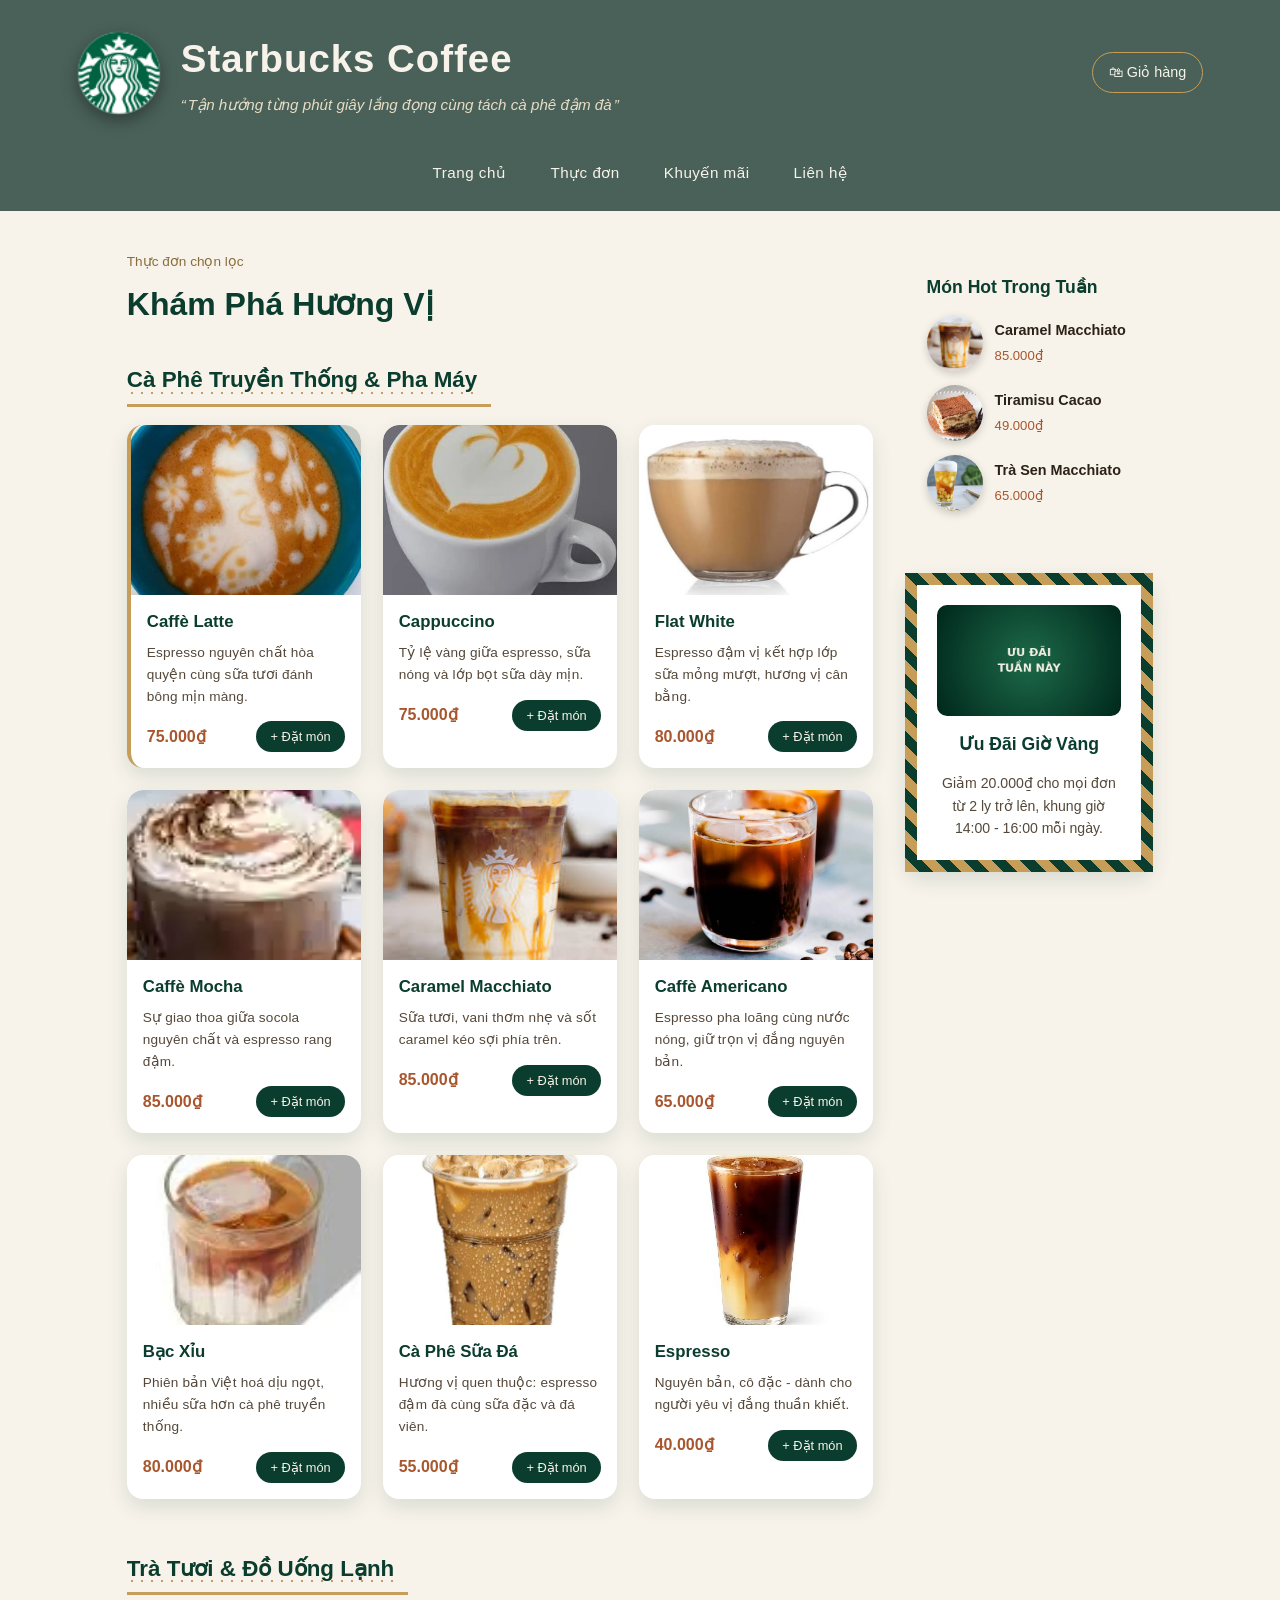
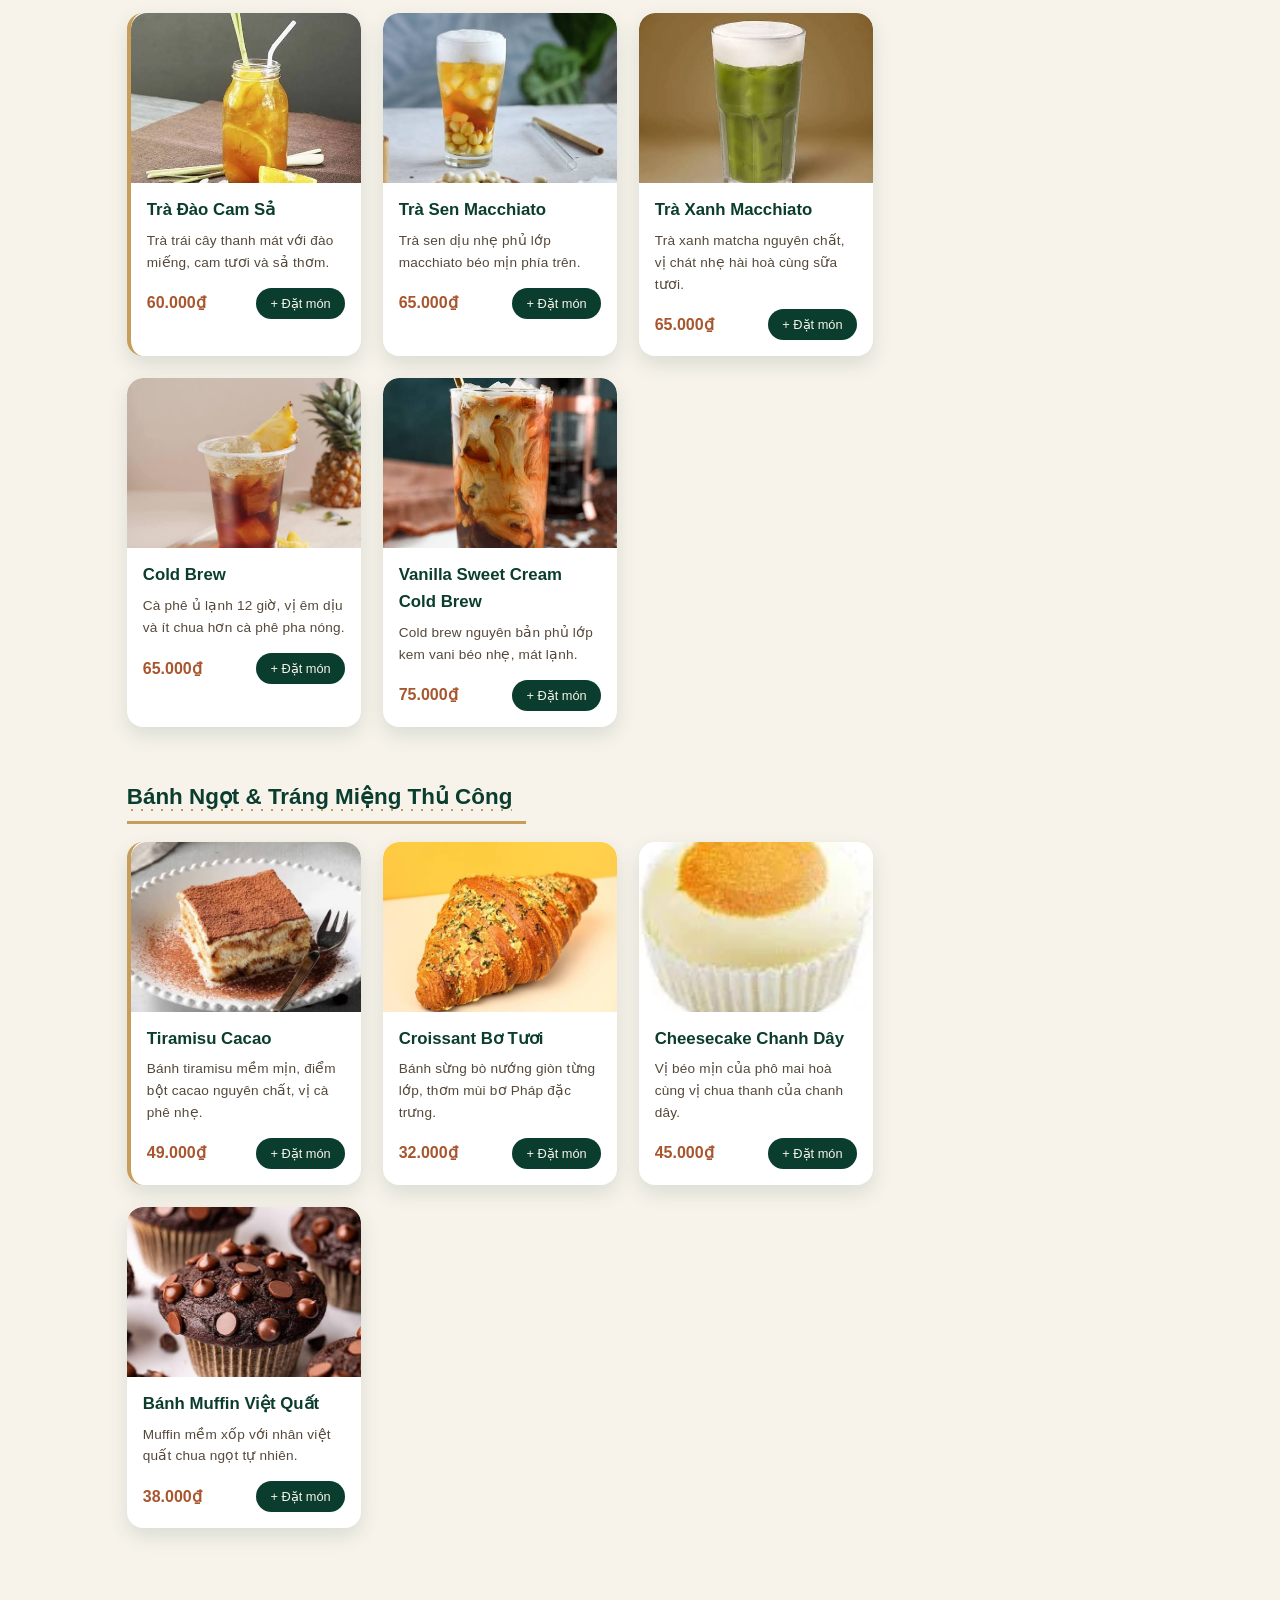
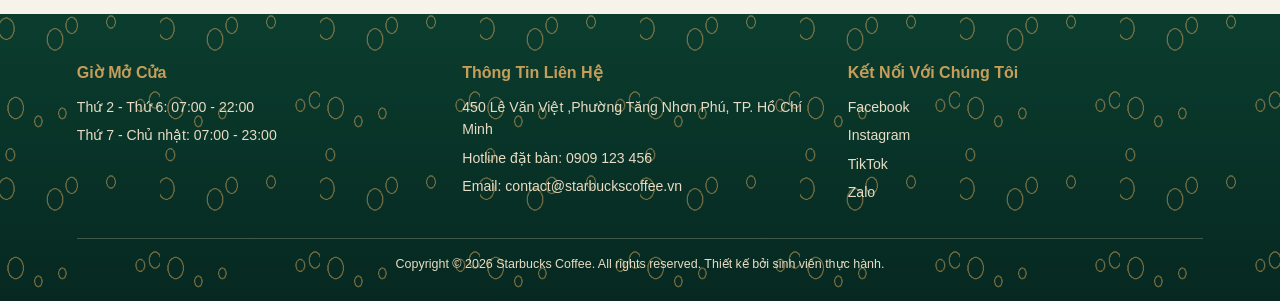
<file: C1_6651071064/html/index.html>
<!DOCTYPE html>
<html lang="vi">
<head>
  <meta charset="UTF-8">
  <meta name="viewport" content="width=device-width, initial-scale=1.0">
  <meta name="description" content="Starbucks Coffee Vietnam - Thực đơn cà phê, trà và bánh ngọt. Đặt món trực tuyến các thức uống espresso, cold brew, trà trái cây và bánh tươi mỗi ngày.">
  <title>Starbucks Coffee - Thực Đơn</title>
  <link rel="stylesheet" href="../css/style.css">
</head>
<body>

  <header class="site-header">
    <div class="header-top">
      <div class="brand">
        <span class="brand-badge">
          <img src="../images/logo.png" alt="Logo Starbucks Coffee">
        </span>
        <div class="brand-name">
          <h1>Starbucks Coffee</h1>
          <p class="slogan">Tận hưởng từng phút giây lắng đọng cùng tách cà phê đậm đà</p>
        </div>
      </div>
      <a href="#gio-hang" class="cart-link">🛍 Giỏ hàng</a>
    </div>

    <nav class="main-nav">
      <ul>
        <li><a href="#trang-chu">Trang chủ</a></li>
        <li><a href="#thuc-don">Thực đơn</a></li>
        <li><a href="#khuyen-mai">Khuyến mãi</a></li>
        <li><a href="#lien-he">Liên hệ</a></li>
      </ul>
    </nav>
  </header>

  <div class="page-layout" id="thuc-don">
    <main class="content">

      <div class="content-intro">
        <p class="eyebrow-line">Thực đơn chọn lọc</p>
        <h2 class="page-title">Khám Phá Hương Vị</h2>
      </div>

      <section class="menu-section" id="ca-phe">
        <h2>Cà Phê Truyền Thống &amp; Pha Máy</h2>
        <div class="card-grid">

          <article class="dish-card">
            <img src="../images/latte.jpg" alt="Caffè Latte">
            <h3>Caffè Latte</h3>
            <p>Espresso nguyên chất hòa quyện cùng sữa tươi đánh bông mịn màng.</p>
            <div class="card-footer">
              <span class="price">75.000₫</span>
              <button type="button">+ Đặt món</button>
            </div>
          </article>

          <article class="dish-card">
            <img src="../images/cappuccino.jpg" alt="Cappuccino">
            <h3>Cappuccino</h3>
            <p>Tỷ lệ vàng giữa espresso, sữa nóng và lớp bọt sữa dày mịn.</p>
            <div class="card-footer">
              <span class="price">75.000₫</span>
              <button type="button">+ Đặt món</button>
            </div>
          </article>

          <article class="dish-card">
            <img src="../images/flat_white.jpg" alt="Flat White">
            <h3>Flat White</h3>
            <p>Espresso đậm vị kết hợp lớp sữa mỏng mượt, hương vị cân bằng.</p>
            <div class="card-footer">
              <span class="price">80.000₫</span>
              <button type="button">+ Đặt món</button>
            </div>
          </article>

          <article class="dish-card">
            <img src="../images/mocha.jpg" alt="Caffè Mocha">
            <h3>Caffè Mocha</h3>
            <p>Sự giao thoa giữa socola nguyên chất và espresso rang đậm.</p>
            <div class="card-footer">
              <span class="price">85.000₫</span>
              <button type="button">+ Đặt món</button>
            </div>
          </article>

          <article class="dish-card">
            <img src="../images/caramel_macchiato.jpg" alt="Caramel Macchiato">
            <h3>Caramel Macchiato</h3>
            <p>Sữa tươi, vani thơm nhẹ và sốt caramel kéo sợi phía trên.</p>
            <div class="card-footer">
              <span class="price">85.000₫</span>
              <button type="button">+ Đặt món</button>
            </div>
          </article>

          <article class="dish-card">
            <img src="../images/americano.jpg" alt="Caffè Americano">
            <h3>Caffè Americano</h3>
            <p>Espresso pha loãng cùng nước nóng, giữ trọn vị đắng nguyên bản.</p>
            <div class="card-footer">
              <span class="price">65.000₫</span>
              <button type="button">+ Đặt món</button>
            </div>
          </article>

          <article class="dish-card">
            <img src="../images/bac_xiu.jpg" alt="Bạc Xỉu">
            <h3>Bạc Xỉu</h3>
            <p>Phiên bản Việt hoá dịu ngọt, nhiều sữa hơn cà phê truyền thống.</p>
            <div class="card-footer">
              <span class="price">80.000₫</span>
              <button type="button">+ Đặt món</button>
            </div>
          </article>

          <article class="dish-card">
            <img src="../images/ca_phe_sua_da.jpg" alt="Cà Phê Sữa Đá">
            <h3>Cà Phê Sữa Đá</h3>
            <p>Hương vị quen thuộc: espresso đậm đà cùng sữa đặc và đá viên.</p>
            <div class="card-footer">
              <span class="price">55.000₫</span>
              <button type="button">+ Đặt món</button>
            </div>
          </article>

          <article class="dish-card">
            <img src="../images/espresso.jpg" alt="Espresso">
            <h3>Espresso</h3>
            <p>Nguyên bản, cô đặc - dành cho người yêu vị đắng thuần khiết.</p>
            <div class="card-footer">
              <span class="price">40.000₫</span>
              <button type="button">+ Đặt món</button>
            </div>
          </article>

        </div>
      </section>

      <section class="menu-section" id="do-uong-lanh">
        <h2>Trà Tươi &amp; Đồ Uống Lạnh</h2>
        <div class="card-grid">

          <article class="dish-card">
            <img src="../images/tra_dao.jpg" alt="Trà Đào Cam Sả">
            <h3>Trà Đào Cam Sả</h3>
            <p>Trà trái cây thanh mát với đào miếng, cam tươi và sả thơm.</p>
            <div class="card-footer">
              <span class="price">60.000₫</span>
              <button type="button">+ Đặt món</button>
            </div>
          </article>

          <article class="dish-card">
            <img src="../images/tra_sen.jpg" alt="Trà Sen Macchiato">
            <h3>Trà Sen Macchiato</h3>
            <p>Trà sen dịu nhẹ phủ lớp macchiato béo mịn phía trên.</p>
            <div class="card-footer">
              <span class="price">65.000₫</span>
              <button type="button">+ Đặt món</button>
            </div>
          </article>

          <article class="dish-card">
            <img src="../images/tra_xanh.jpg" alt="Trà Xanh Macchiato">
            <h3>Trà Xanh Macchiato</h3>
            <p>Trà xanh matcha nguyên chất, vị chát nhẹ hài hoà cùng sữa tươi.</p>
            <div class="card-footer">
              <span class="price">65.000₫</span>
              <button type="button">+ Đặt món</button>
            </div>
          </article>

          <article class="dish-card">
            <img src="../images/cold_brew.jpg" alt="Cold Brew">
            <h3>Cold Brew</h3>
            <p>Cà phê ủ lạnh 12 giờ, vị êm dịu và ít chua hơn cà phê pha nóng.</p>
            <div class="card-footer">
              <span class="price">65.000₫</span>
              <button type="button">+ Đặt món</button>
            </div>
          </article>

          <article class="dish-card">
            <img src="../images/vanilla_coldbrew.jpg" alt="Vanilla Sweet Cream Cold Brew">
            <h3>Vanilla Sweet Cream Cold Brew</h3>
            <p>Cold brew nguyên bản phủ lớp kem vani béo nhẹ, mát lạnh.</p>
            <div class="card-footer">
              <span class="price">75.000₫</span>
              <button type="button">+ Đặt món</button>
            </div>
          </article>

        </div>
      </section>

      <section class="menu-section" id="banh-ngot">
        <h2>Bánh Ngọt &amp; Tráng Miệng Thủ Công</h2>
        <div class="card-grid">

          <article class="dish-card">
            <img src="../images/tiramisu.jpg" alt="Tiramisu Cacao">
            <h3>Tiramisu Cacao</h3>
            <p>Bánh tiramisu mềm mịn, điểm bột cacao nguyên chất, vị cà phê nhẹ.</p>
            <div class="card-footer">
              <span class="price">49.000₫</span>
              <button type="button">+ Đặt món</button>
            </div>
          </article>

          <article class="dish-card">
            <img src="../images/croissant.jpg" alt="Croissant Bơ Tươi">
            <h3>Croissant Bơ Tươi</h3>
            <p>Bánh sừng bò nướng giòn từng lớp, thơm mùi bơ Pháp đặc trưng.</p>
            <div class="card-footer">
              <span class="price">32.000₫</span>
              <button type="button">+ Đặt món</button>
            </div>
          </article>

          <article class="dish-card">
            <img src="../images/cheesecake.jpg" alt="Cheesecake Chanh Dây">
            <h3>Cheesecake Chanh Dây</h3>
            <p>Vị béo mịn của phô mai hoà cùng vị chua thanh của chanh dây.</p>
            <div class="card-footer">
              <span class="price">45.000₫</span>
              <button type="button">+ Đặt món</button>
            </div>
          </article>

          <article class="dish-card">
            <img src="../images/muffin.jpg" alt="Bánh Muffin Việt Quất">
            <h3>Bánh Muffin Việt Quất</h3>
            <p>Muffin mềm xốp với nhân việt quất chua ngọt tự nhiên.</p>
            <div class="card-footer">
              <span class="price">38.000₫</span>
              <button type="button">+ Đặt món</button>
            </div>
          </article>

        </div>
      </section>

    </main>

    <aside class="sidebar">
      <div class="sidebar-block">
        <h2>Món Hot Trong Tuần</h2>
        <ul class="favorite-list">
          <li>
            <img src="../images/caramel_macchiato.jpg" alt="Caramel Macchiato">
            <div>
              <p class="fav-name">Caramel Macchiato</p>
              <span class="fav-price">85.000₫</span>
            </div>
          </li>
          <li>
            <img src="../images/tiramisu.jpg" alt="Tiramisu Cacao">
            <div>
              <p class="fav-name">Tiramisu Cacao</p>
              <span class="fav-price">49.000₫</span>
            </div>
          </li>
          <li>
            <img src="../images/tra_sen.jpg" alt="Trà Sen Macchiato">
            <div>
              <p class="fav-name">Trà Sen Macchiato</p>
              <span class="fav-price">65.000₫</span>
            </div>
          </li>
        </ul>
      </div>

      <div class="sidebar-block promo-block" id="khuyen-mai">
        <img src="../images/promo.jpg" alt="Ưu đãi tuần này" class="promo-img">
        <h3>Ưu Đãi Giờ Vàng</h3>
        <p>Giảm 20.000₫ cho mọi đơn từ 2 ly trở lên, khung giờ 14:00 - 16:00 mỗi ngày.</p>
      </div>
    </aside>
  </div>

  <footer class="site-footer" id="lien-he">
    <div class="footer-grid">
      <div class="footer-col">
        <h3>Giờ Mở Cửa</h3>
        <p>Thứ 2 - Thứ 6: 07:00 - 22:00</p>
        <p>Thứ 7 - Chủ nhật: 07:00 - 23:00</p>
      </div>
      <div class="footer-col">
        <h3>Thông Tin Liên Hệ</h3>
        <p><a href="https://maps.app.goo.gl/7f1Wj6bwjQHjm9EP9">450 Lê Văn Việt ,Phường Tăng Nhơn Phú, TP. Hồ Chí Minh</a></p>
        <p>Hotline đặt bàn: <a href="tel:+84909123456">0909 123 456</a></p>
        <p>Email: <a href="mailto:contact@starbuckscoffee.vn">contact@starbuckscoffee.vn</a></p>
      </div>
      <div class="footer-col">
        <h3>Kết Nối Với Chúng Tôi</h3>
        <ul class="social-list">
          <li><a href="https://facebook.com/choquyngu" target="_blank" rel="noopener">Facebook</a></li>
          <li><a href="https://instagram.com/choquyngu" target="_blank" rel="noopener">Instagram</a></li>
          <li><a href="https://tiktok.com/@choquyngu" target="_blank" rel="noopener">TikTok</a></li>
          <li><a href="https://zalo.me/choquyngu" target="_blank" rel="noopener">Zalo</a></li>
        </ul>
      </div>
    </div>
    <p class="copyright">Copyright © 2026 Starbucks Coffee. All rights reserved. Thiết kế bởi sinh viên thực hành.</p>
  </footer>

</body>
</html>
</file>
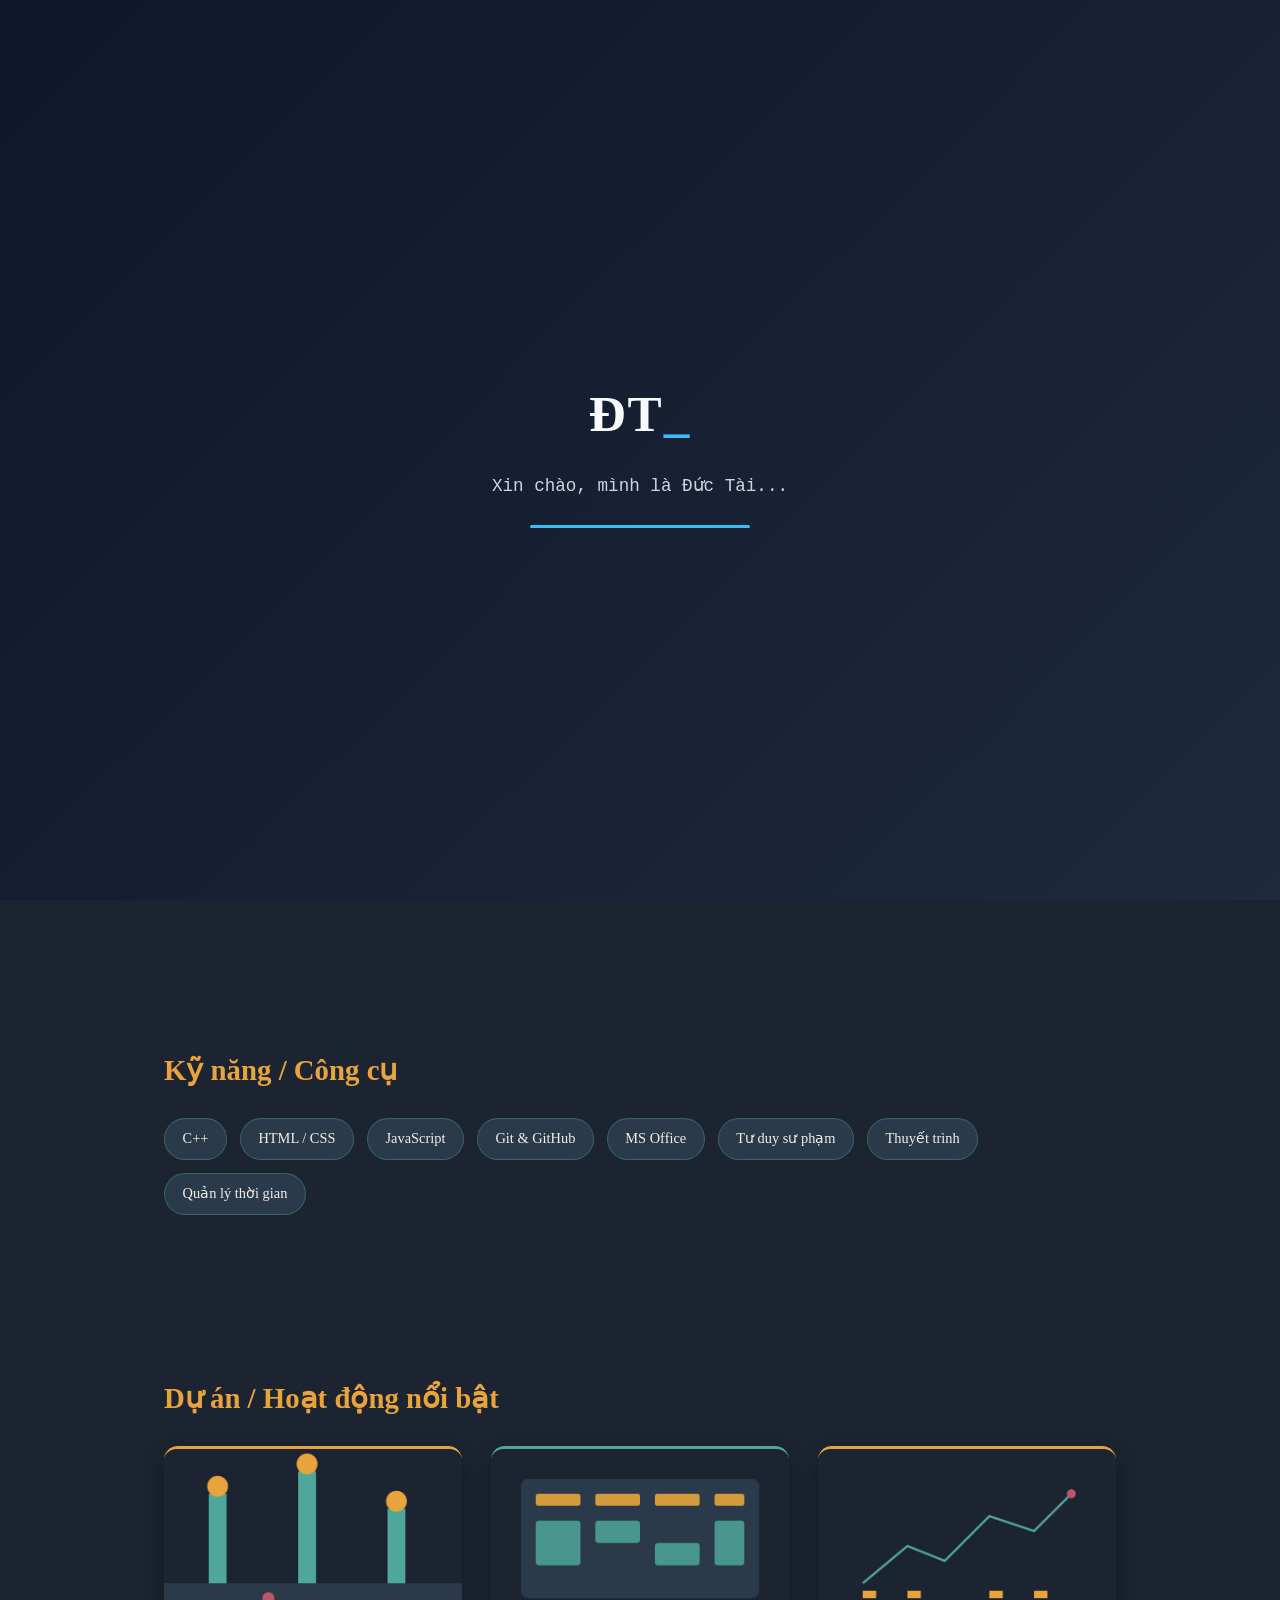
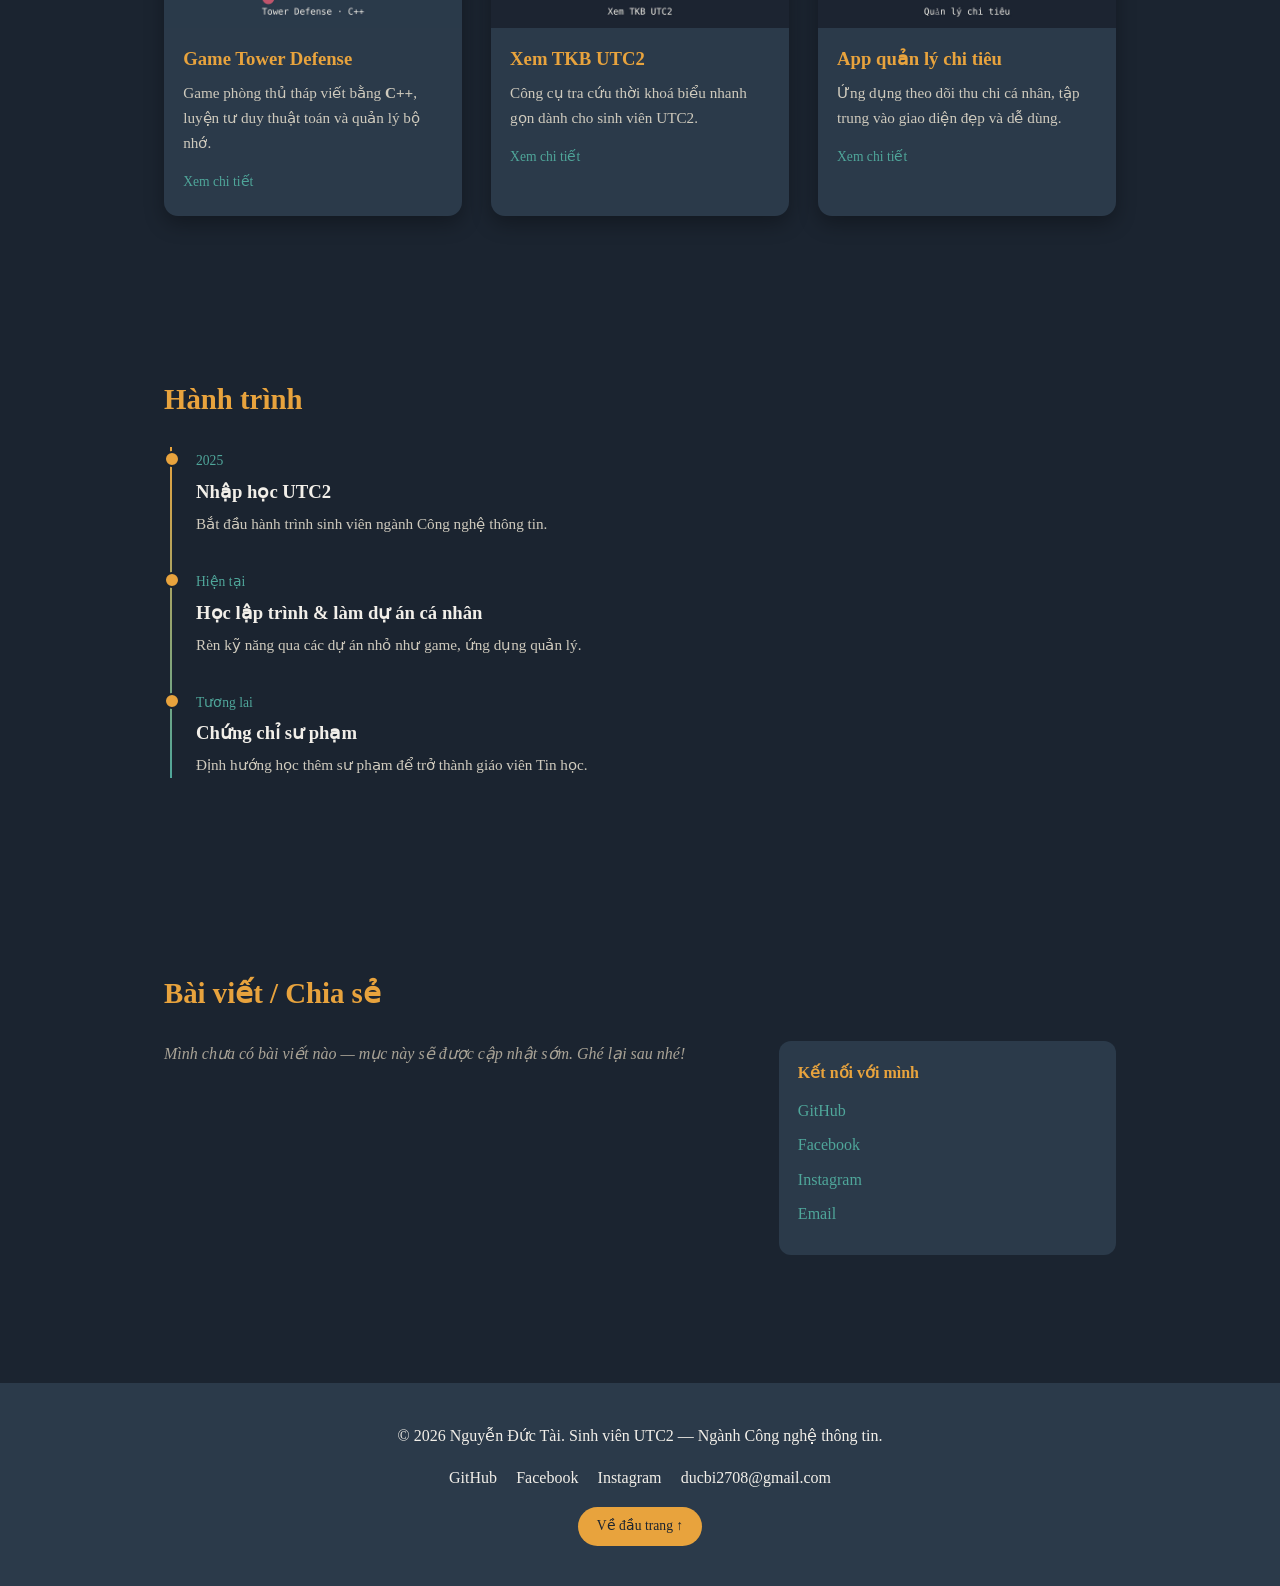
<file: C2_6651071064/html/index.html>
<!DOCTYPE html>
<html lang="vi">
<head>
  <meta charset="UTF-8">
  <meta name="viewport" content="width=device-width, initial-scale=1.0">
  <meta name="description" content="Blog cá nhân của Nguyễn Đức Tài - Sinh viên IT tại UTC2, định hướng trở thành giáo viên Tin học.">
  <title>Nguyễn Đức Tài — Blog cá nhân</title>
  <link rel="stylesheet" href="../css/style.css">
  <style>
    /* ===== INTRO SCREEN (tự chứa, không đụng style.css) ===== */
    #intro {
      position: fixed;
      inset: 0;
      z-index: 9999;
      display: flex;
      align-items: center;
      justify-content: center;
      background: linear-gradient(135deg, #0f172a, #1e293b);
      color: #f8fafc;
      transition: opacity 0.6s ease, visibility 0.6s ease;
    }
    #intro.intro-hidden {
      opacity: 0;
      visibility: hidden;
      pointer-events: none;
    }
    .intro-inner {
      text-align: center;
      padding: 0 1.5rem;
    }
    .intro-logo {
      font-size: clamp(2rem, 6vw, 3.2rem);
      font-weight: 700;
      letter-spacing: 2px;
      margin: 0 0 1rem;
    }
    .intro-logo .intro-cursor {
      display: inline-block;
      color: #38bdf8;
      animation: intro-blink 1s step-end infinite;
    }
    @keyframes intro-blink { 50% { opacity: 0; } }
    .intro-text {
      font-family: 'Courier New', monospace;
      font-size: clamp(0.9rem, 2.5vw, 1.1rem);
      min-height: 1.4em;
      color: #cbd5e1;
      margin: 0 0 1.5rem;
    }
    .intro-bar {
      width: 220px;
      max-width: 60vw;
      height: 3px;
      margin: 0 auto;
      background: rgba(255, 255, 255, 0.15);
      border-radius: 2px;
      overflow: hidden;
    }
    .intro-bar-fill {
      width: 0%;
      height: 100%;
      background: #38bdf8;
      transition: width 1.8s ease;
    }
    body.intro-lock {
      overflow: hidden;
      height: 100vh;
    }
  </style>
</head>
<body>

  <!-- ===== INTRO SCREEN: hiện khi mới vào trang ===== -->
  <div id="intro" aria-hidden="true">
    <div class="intro-inner">
      <p class="intro-logo">ĐT<span class="intro-cursor">_</span></p>
      <p class="intro-text" id="introText"></p>
      <div class="intro-bar"><div class="intro-bar-fill" id="introBarFill"></div></div>
    </div>
  </div>

  <!-- ===== HEADER: thanh điều hướng sticky ===== -->
  <header class="site-header">
    <div class="header-inner">
      <a href="#hero" class="logo">ĐT<span class="cursor">_</span></a>
      <nav class="main-nav">
        <a href="#hero">Trang chủ</a>
        <a href="#gioi-thieu">Giới thiệu</a>
        <a href="#du-an">Dự án</a>
        <a href="#bai-viet">Bài viết</a>
        <a href="#lien-he">Liên hệ</a>
      </nav>
    </div>
  </header>

  <main>
    <!-- ===== HERO SECTION ===== -->
    <section id="hero" class="hero">
      <div class="hero-text">
        <h1 class="hero-greeting">
          <span class="greet-cycle" aria-label="Xin chào">
            <span>Xin chào</span><span>Hello</span><span>Bonjour</span><span>こんにちは</span>
          </span>
          <br>Mình là Nguyễn Đức Tài
        </h1>
        <p class="hero-intro">
          Mình là sinh viên ngành <strong>Công nghệ thông tin</strong> tại UTC2, đang từng bước xây nền
          tảng lập trình vững chắc để sau này trở thành một <em>giáo viên Tin học</em>. Ngoài giờ học,
          mình thích những chuyến đi vòng vòng khám phá phố phường, hoặc đơn giản là ở nhà làm dự án nhỏ.
        </p>
        <div class="hero-cta">
          <a href="#gioi-thieu" class="btn btn-primary">Xem hồ sơ</a>
          <a href="#lien-he" class="btn btn-outline">Liên hệ tôi</a>
        </div>
      </div>
      <div class="hero-avatar">
        <img src="../images/avatar.jpg" alt="Ảnh đại diện Nguyễn Đức Tài" width="280" height="280">
      </div>
    </section>

    <!-- ===== GIỚI THIỆU BẢN THÂN ===== -->
    <section id="gioi-thieu" class="section about">
      <h2>Giới thiệu bản thân</h2>
      <div class="about-flow">
        <div class="about-text">
          <p>
            Mình là <strong>Nguyễn Đức Tài</strong>, MSSV <span class="highlight">6651071064</span>,
            hiện đang theo học ngành <strong>Công nghệ thông tin</strong> tại
            <em>Trường Đại học Giao thông vận tải – Cơ sở 2 (UTC2)</em>. Mình thích tìm hiểu
            cách mọi thứ vận hành phía sau một sản phẩm phần mềm, từ dòng code nhỏ nhất đến giao diện
            người dùng cuối cùng.
          </p>
          <p>
            Định hướng dài hạn của mình là lấy thêm <span class="highlight">chứng chỉ sư phạm</span>
            sau khi hoàn thành chương trình IT, để trở thành một <strong>giáo viên Tin học</strong> —
            người vừa hiểu công nghệ, vừa biết cách truyền đạt nó theo hướng dễ hiểu và gần gũi nhất
            cho học sinh.
          </p>
          <p>
            Thời gian rảnh, mình dành để <a href="#du-an">code những dự án cá nhân nho nhỏ</a>, hoặc đơn
            giản là <span class="highlight">đi vòng vòng</span> khám phá những góc phố mới — và khi
            không đi đâu, mình cũng rất vui khi được <em>ở nhà</em> yên tĩnh làm việc riêng.
          </p>
        </div>
      </div>
    </section>

    <!-- ===== KỸ NĂNG / CÔNG CỤ ===== -->
    <section class="section skills">
      <h2>Kỹ năng / Công cụ</h2>
      <ul class="skills-grid">
        <li class="skill-pill">C++</li>
        <li class="skill-pill">HTML / CSS</li>
        <li class="skill-pill">JavaScript</li>
        <li class="skill-pill">Git &amp; GitHub</li>
        <li class="skill-pill">MS Office</li>
        <li class="skill-pill">Tư duy sư phạm</li>
        <li class="skill-pill">Thuyết trình</li>
        <li class="skill-pill">Quản lý thời gian</li>
      </ul>
    </section>

    <!-- ===== DỰ ÁN / HOẠT ĐỘNG NỔI BẬT ===== -->
    <section id="du-an" class="section projects">
      <h2>Dự án / Hoạt động nổi bật</h2>
      <div class="projects-grid">
        <article class="project-card">
          <img src="../images/project-tower-defense.jpg" alt="Ảnh minh hoạ game Tower Defense">
          <h3>Game Tower Defense</h3>
          <p>Game phòng thủ tháp viết bằng <strong>C++</strong>, luyện tư duy thuật toán và quản lý bộ nhớ.</p>
          <a href="#" class="project-link">Xem chi tiết</a>
        </article>
        <article class="project-card">
          <img src="../images/project-tkb.jpg" alt="Ảnh minh hoạ ứng dụng xem thời khoá biểu UTC2">
          <h3>Xem TKB UTC2</h3>
          <p>Công cụ tra cứu thời khoá biểu nhanh gọn dành cho sinh viên UTC2.</p>
          <a href="#" class="project-link">Xem chi tiết</a>
        </article>
        <article class="project-card">
          <img src="../images/project-budget.jpg" alt="Ảnh minh hoạ app quản lý chi tiêu">
          <h3>App quản lý chi tiêu</h3>
          <p>Ứng dụng theo dõi thu chi cá nhân, tập trung vào giao diện đẹp và dễ dùng.</p>
          <a href="#" class="project-link">Xem chi tiết</a>
        </article>
      </div>
    </section>

    <!-- ===== HÀNH TRÌNH / DÒNG THỜI GIAN ===== -->
    <section class="section timeline-section">
      <h2>Hành trình</h2>
      <ol class="timeline">
        <li class="timeline-item">
          <span class="timeline-year">2025</span>
          <div class="timeline-content">
            <h3>Nhập học UTC2</h3>
            <p>Bắt đầu hành trình sinh viên ngành Công nghệ thông tin.</p>
          </div>
        </li>
        <li class="timeline-item">
          <span class="timeline-year">Hiện tại</span>
          <div class="timeline-content">
            <h3>Học lập trình &amp; làm dự án cá nhân</h3>
            <p>Rèn kỹ năng qua các dự án nhỏ như game, ứng dụng quản lý.</p>
          </div>
        </li>
        <li class="timeline-item">
          <span class="timeline-year">Tương lai</span>
          <div class="timeline-content">
            <h3>Chứng chỉ sư phạm</h3>
            <p>Định hướng học thêm sư phạm để trở thành giáo viên Tin học.</p>
          </div>
        </li>
      </ol>
    </section>

    <!-- ===== BÀI VIẾT / CHIA SẺ ===== -->
    <section id="bai-viet" class="section posts">
      <h2>Bài viết / Chia sẻ</h2>
      <div class="posts-layout">
        <div class="posts-main">
          <p class="posts-empty">Mình chưa có bài viết nào — mục này sẽ được cập nhật sớm. Ghé lại sau nhé!</p>
        </div>
        <aside class="posts-aside">
          <h3>Kết nối với mình</h3>
          <ul>
            <li><a href="https://github.com/EmDTaiicuti" target="_blank" rel="noopener">GitHub</a></li>
            <li><a href="https://www.facebook.com/daylalinkfbcuaductai/" target="_blank" rel="noopener">Facebook</a></li>
            <li><a href="https://www.instagram.com/dvct4ibl/" target="_blank" rel="noopener">Instagram</a></li>
            <li><a href="mailto:ducbi2708@gmail.com">Email</a></li>
          </ul>
        </aside>
      </div>
    </section>
  </main>

  <!-- ===== FOOTER ===== -->
  <footer id="lien-he" class="site-footer">
    <div class="footer-inner">
      <p>© 2026 Nguyễn Đức Tài. Sinh viên UTC2 — Ngành Công nghệ thông tin.</p>
      <ul class="footer-social">
        <li><a href="https://github.com/EmDTaiicuti" target="_blank" rel="noopener">GitHub</a></li>
        <li><a href="https://www.facebook.com/daylalinkfbcuaductai/" target="_blank" rel="noopener">Facebook</a></li>
        <li><a href="https://www.instagram.com/dvct4ibl/" target="_blank" rel="noopener">Instagram</a></li>
        <li><a href="mailto:ducbi2708@gmail.com">ducbi2708@gmail.com</a></li>
      </ul>
      <a href="#hero" class="back-to-top">Về đầu trang ↑</a>
    </div>
  </footer>

  <script>
    // ===== INTRO SCREEN LOGIC =====
    (function () {
      var intro = document.getElementById('intro');
      var introText = document.getElementById('introText');
      var introBarFill = document.getElementById('introBarFill');
      if (!intro || !introText || !introBarFill) return;

      var fullText = 'Xin chào, mình là Đức Tài...';
      var i = 0;

      document.body.classList.add('intro-lock');

      // Chạy thanh loading
      setTimeout(function () {
        introBarFill.style.width = '100%';
      }, 100);

      // Hiệu ứng gõ chữ
      function typeChar() {
        if (i < fullText.length) {
          introText.textContent += fullText.charAt(i);
          i++;
          setTimeout(typeChar, 45);
        }
      }
      typeChar();

      // Ẩn intro sau khi loading xong
      setTimeout(function () {
        intro.classList.add('intro-hidden');
        document.body.classList.remove('intro-lock');
        setTimeout(function () {
          intro.remove();
        }, 700);
      }, 2200);
    })();
  </script>

</body>
</html>
</file>
<file: C1_6651071064/css/style.css>
/* =========================================================
   1. UNIVERSAL SELECTOR (*)
   Reset margin/padding và box-sizing cho toàn bộ trang
   ========================================================= */
* {
  margin: 0;
  padding: 0;
  box-sizing: border-box;
}

/* TAG SELECTOR: áp dụng cho toàn bộ thẻ body */
body {
  font-family: "Segoe UI", "Helvetica Neue", Arial, sans-serif;
  color: #2b2118;
  background-color: #f7f3ea;
  line-height: 1.6;
}

/* TAG SELECTOR: định dạng chung cho mọi hình ảnh */
img {
  max-width: 100%;
  display: block;
}

a {
  text-decoration: none;
  color: inherit;
}

/* =========================================================
   HEADER / BANNER
   background-size + background-position cho ảnh nền banner
   ========================================================= */
.site-header {
  background-image:
    linear-gradient(rgba(6, 40, 33, 0.72), rgba(6, 40, 33, 0.72)),
    url("https://loremflickr.com/1600/700/coffeeshop,interior");
  background-size: cover;
  background-position: center 30%;
  color: #f7f3ea;
  padding-bottom: 4px;
}

.header-top {
  display: flex;
  align-items: center;
  justify-content: space-between;
  padding: 28px 6%;
  flex-wrap: wrap;
  gap: 16px;
}

.brand {
  display: flex;
  align-items: center;
  gap: 20px;
}

/* Logo quán (Content Embedded) - ảnh huy hiệu tròn, thiết kế riêng cho bài tập */
.brand-badge img {
  width: 84px;
  height: 84px;
  border-radius: 50%;               /* border-radius: bo tròn logo */
  box-shadow: 0 6px 16px rgba(0, 0, 0, 0.35); /* box-shadow: đổ bóng logo */
}

.brand-name h1 {
  font-size: clamp(1.6rem, 3vw, 2.4rem);
  letter-spacing: 1px;
}

.slogan {
  font-style: italic;
  font-size: 0.95rem;
  color: #e7dcc4;
  margin-top: 4px;
}

.cart-link {
  border: 1px solid #c69e5a;
  padding: 8px 16px;
  border-radius: 999px; /* border-radius trên phần tử tương tác */
  font-size: 0.9rem;
}

/* =========================================================
   NAVIGATION
   descendant selector + child selector (>) + pseudo-class :hover
   ========================================================= */
.main-nav ul {
  display: flex;
  justify-content: center;
  gap: 40px;
  list-style: none;
  padding: 14px 6% 22px;
  flex-wrap: wrap;
}

/* CHILD SELECTOR (>): chỉ áp dụng cho thẻ <li> con trực tiếp của ul trong nav */
.main-nav ul > li {
  position: relative;
}

/* DESCENDANT SELECTOR: thẻ <a> nằm bên trong .main-nav (không cần là con trực tiếp) */
.main-nav a {
  font-size: 0.95rem;
  letter-spacing: 0.5px;
  padding: 6px 2px;
}

/* PSEUDO-CLASS :hover: đổi màu và gạch chân khi rê chuột vào mục menu */
.main-nav a:hover {
  color: #c69e5a;
  border-bottom: 2px solid #c69e5a;
}

/* =========================================================
   LAYOUT CHÍNH: content + aside
   ========================================================= */
.page-layout {
  display: grid;
  grid-template-columns: 3fr 1fr;
  gap: 32px;
  max-width: 1180px;
  margin: 0 auto;
  padding: 40px 6%;
  align-items: start;
}

.content-intro {
  margin-bottom: 26px;
}

.eyebrow-line {
  color: #8a6d3b;
  font-size: 0.85rem;
  margin-bottom: 6px;
}

.page-title {
  font-size: 2rem;
  color: #0b3d2e;
}

/* =========================================================
   SECTION TIÊU ĐỀ
   background-origin + background-clip trên khối tiêu đề section
   ========================================================= */
.menu-section h2 {
  display: inline-block;
  color: #0b3d2e;
  font-size: 1.4rem;
  padding: 6px 14px 6px 0;
  margin-bottom: 18px;
  border-bottom: 3px solid #c69e5a;

  /* nền chấm bi trang trí phía sau chữ, dùng origin/clip để canh vùng nền */
  background-image: radial-gradient(#c69e5a 15%, transparent 16%);
  background-size: 10px 10px;
  background-repeat: repeat-x;
  background-position: bottom left;
  background-origin: content-box;   /* background-origin: vùng nền tính từ content-box */
  background-clip: content-box;     /* background-clip: nền bị cắt gọn theo content-box */
  padding-left: 0;
}

.menu-section {
  margin-bottom: 46px;
}

/* =========================================================
   CARD MÓN ĂN (ARTICLE)
   GROUP SELECTOR (,) + border-radius + box-shadow
   ========================================================= */
.card-grid {
  display: grid;
  grid-template-columns: repeat(auto-fill, minmax(220px, 1fr));
  gap: 22px;
}

/* GROUP SELECTOR (,): áp dụng cùng lúc cho card món ăn và khối khuyến mãi */
.dish-card,
.promo-block {
  background: #ffffff;
  border-radius: 16px;             /* border-radius: bo góc thẻ card */
  box-shadow: 0 8px 20px rgba(11, 61, 46, 0.12); /* box-shadow: đổ bóng card */
  overflow: hidden;
}

.dish-card img {
  border-radius: 16px 16px 0 0;    /* border-radius riêng cho ảnh món ăn */
  height: 170px;
  width: 100%;
  object-fit: cover;
}

.dish-card h3,
.dish-card p,
.card-footer {
  padding-left: 16px;
  padding-right: 16px;
}

.dish-card h3 {
  margin-top: 14px;
  font-size: 1.05rem;
  color: #0b3d2e;
}

.dish-card p {
  font-size: 0.85rem;
  color: #55483a;
  margin: 6px 0 14px;
  min-height: 40px;
}

.card-footer {
  display: flex;
  justify-content: space-between;
  align-items: center;
  padding-bottom: 16px;
}

/* CLASS SELECTOR: định dạng riêng cho giá tiền (span có class riêng) */
.price {
  font-weight: 700;
  color: #a8562e;
}

.card-footer button {
  background: #0b3d2e;
  color: #f7f3ea;
  border: none;
  padding: 8px 14px;
  border-radius: 999px;
  font-size: 0.8rem;
  cursor: pointer;
}

/* PSEUDO-CLASS :hover trên nút đặt món */
.card-footer button:hover {
  background: #c69e5a;
  color: #0b3d2e;
}

/* PSEUDO-CLASS :first-child: món đầu tiên trong mỗi lưới có viền nhấn bên trái */
.card-grid .dish-card:first-child {
  border-left: 4px solid #c69e5a;
}

/* ADJACENT SIBLING SELECTOR (+): thẻ p đứng ngay sau h3 trong card được canh nhẹ khác biệt */
.dish-card h3 + p {
  letter-spacing: 0.2px;
}

/* =========================================================
   ASIDE - MÓN YÊU THÍCH TRONG TUẦN
   ========================================================= */
.sidebar-block {
  padding: 22px;
  margin-bottom: 26px;
}

.sidebar-block h2,
.sidebar-block h3 {
  color: #0b3d2e;
  font-size: 1.1rem;
  margin-bottom: 14px;
}

.favorite-list {
  list-style: none;
}

.favorite-list li {
  display: flex;
  align-items: center;
  gap: 12px;
  margin-bottom: 14px;
}

.favorite-list img {
  width: 56px;
  height: 56px;
  border-radius: 50%;
  object-fit: cover;
  box-shadow: 0 3px 8px rgba(0, 0, 0, 0.18);
}

.fav-name {
  font-size: 0.9rem;
  font-weight: 600;
}

.fav-price {
  font-size: 0.82rem;
  color: #a8562e;
}

/* ID SELECTOR: khối khuyến mãi được neo bằng id duy nhất trong trang */
#khuyen-mai {
  text-align: center;
  padding: 20px;

  /* border-image: khung viền trang trí cho khối khuyến mãi */
  border: 12px solid transparent;
  border-image: repeating-linear-gradient(
    45deg,
    #c69e5a 0,
    #c69e5a 10px,
    #0b3d2e 10px,
    #0b3d2e 20px
  );
  border-image-slice: 12;
}

.promo-img {
  border-radius: 10px;
  margin-bottom: 14px;
}

.promo-block p {
  font-size: 0.88rem;
  color: #55483a;
}

/* =========================================================
   PSEUDO-ELEMENT ::before / ::after
   Trang trí dấu ngoặc kép trước/sau slogan quán
   ========================================================= */
.slogan::before {
  content: "“";
  margin-right: 2px;
}

.slogan::after {
  content: "”";
  margin-left: 2px;
}

/* =========================================================
   FOOTER
   Multiple background images: kết hợp hoạ tiết + màu nền
   ========================================================= */
.site-footer {
  background-color: #0b3d2e;
  background-image:
    url("../images/footer_pattern.png"),
    linear-gradient(180deg, #0b3d2e 0%, #062821 100%);
  background-repeat: repeat, no-repeat;
  background-size: 160px, cover;
  color: #e7dcc4;
  padding: 46px 6% 26px;
}

.footer-grid {
  display: grid;
  grid-template-columns: repeat(auto-fit, minmax(220px, 1fr));
  gap: 30px;
  max-width: 1180px;
  margin: 0 auto 28px;
}

.footer-col h3 {
  color: #c69e5a;
  font-size: 1rem;
  margin-bottom: 10px;
}

.footer-col p {
  font-size: 0.88rem;
  margin-bottom: 6px;
}

.social-list {
  list-style: none;
}

.social-list li {
  margin-bottom: 6px;
  font-size: 0.88rem;
}

.social-list a:hover {
  color: #c69e5a;
}

.copyright {
  text-align: center;
  font-size: 0.78rem;
  border-top: 1px solid rgba(231, 220, 196, 0.25);
  padding-top: 16px;
  max-width: 1180px;
  margin: 0 auto;
}

/* =========================================================
   RESPONSIVE
   ========================================================= */
@media (max-width: 860px) {
  .page-layout {
    grid-template-columns: 1fr;
  }
}
</file>
<file: C2_6651071064/css/style.css>
/* =========================================================
   BLOG CÁ NHÂN - NGUYỄN ĐỨC TÀI - 6651071064
   Ghi chú: các comment [NHÓM ...] đánh dấu nơi áp dụng
   7 nhóm kiến thức CSS3 trong Chương 7, phục vụ báo cáo/thuyết trình.
   ========================================================= */

/* ----- Reset & biến màu (design tokens) ----- */
* { margin: 0; padding: 0; box-sizing: border-box; }

:root {
  --ink: #1b2430;       /* nền chính - tối, phong cách terminal */
  --ink-soft: #2b3a4a;  /* nền phụ / card */
  --chalk: #f2efe9;     /* màu chữ chính - trắng phấn */
  --amber: #e8a33d;     /* accent chính - phấn vàng */
  --teal: #4fa69a;      /* accent phụ - xanh công nghệ */
  --rose: #c0546a;      /* nhấn nhỏ */
  --font-head: 'Times New Roman', Times, serif;
  --font-body: 'Times New Roman', Times, serif;
}

html { scroll-behavior: smooth; }

body {
  background: var(--ink);
  color: var(--chalk);
  font-family: var(--font-body);
  line-height: 1.65;
}

h1, h2, h3, .logo, .skill-pill, .timeline-year {
  font-family: var(--font-head);
}

h2 {
  font-size: 1.8rem;
  margin-bottom: 1.5rem;
  color: var(--amber);
}

.section { max-width: 1000px; margin: 0 auto; padding: 5rem 1.5rem; }

/* =========================================================
   [NHÓM 7 - USER INTERFACE]
   cursor, outline focus, accent-color, appearance
   ========================================================= */
a, button { cursor: pointer; }
a:focus-visible, .btn:focus-visible { outline: 2px solid var(--amber); outline-offset: 3px; }
::selection { background: var(--amber); color: var(--ink); }

/* ===================== HEADER ===================== */
.site-header {
  position: sticky; top: 0; z-index: 100;
  background: rgba(27, 36, 48, 0.92);
  backdrop-filter: blur(6px);
  border-bottom: 1px solid rgba(232, 163, 61, 0.25); /* [NHÓM 2 - Border & Background] */
}
.header-inner {
  max-width: 1000px; margin: 0 auto; padding: 1rem 1.5rem;
  display: flex; justify-content: space-between; align-items: center;
}
.logo { color: var(--chalk); text-decoration: none; font-weight: 700; font-size: 1.2rem; }

/* [NHÓM 5 - Transitions & Animations] con trỏ nhấp nháy kiểu terminal */
.cursor { color: var(--amber); animation: blink 1s steps(1) infinite; }
@keyframes blink { 50% { opacity: 0; } }

.main-nav a {
  color: var(--chalk); text-decoration: none; margin-left: 1.5rem; font-size: 0.95rem;
  position: relative;
}
/* [NHÓM 1 - Selector] pseudo-class :hover + pseudo-element ::after */
.main-nav a::after {
  content: ''; position: absolute; left: 0; bottom: -4px; width: 0; height: 2px;
  background: var(--amber); transition: width 0.25s ease; /* [NHÓM 5] */
}
.main-nav a:hover::after { width: 100%; }

/* ===================== HERO ===================== */
.hero {
  max-width: 1000px; margin: 0 auto; padding: 5rem 1.5rem 3rem;
  display: flex; align-items: center; gap: 3rem; flex-wrap: wrap;
}
.hero-text { flex: 1 1 420px; }

.hero-greeting {
  font-size: clamp(1.8rem, 4vw, 2.6rem);
  line-height: 1.3;
}

/* [NHÓM 5 - Transitions & Animations] hiệu ứng chữ đổi qua nhiều ngôn ngữ */
.greet-cycle {
  position: relative; display: inline-block; height: 1.3em; vertical-align: bottom;
  color: var(--teal);
}
.greet-cycle span {
  position: absolute; left: 0; top: 0; white-space: nowrap; opacity: 0;
  animation: cycle 8s infinite;
}
.greet-cycle span:nth-child(1) { animation-delay: 0s; }
.greet-cycle span:nth-child(2) { animation-delay: 2s; }
.greet-cycle span:nth-child(3) { animation-delay: 4s; }
.greet-cycle span:nth-child(4) { animation-delay: 6s; }
@keyframes cycle {
  0%, 20% { opacity: 1; }
  25%, 100% { opacity: 0; }
}

/* [NHÓM 3 - Text Effects] text-shadow tạo hiệu ứng chữ nổi nhẹ kiểu phấn */
.hero-greeting { text-shadow: 0 2px 0 rgba(0,0,0,0.35); }

.hero-intro { margin: 1.5rem 0; max-width: 60ch; color: #d8d3c8; }

.hero-cta { display: flex; gap: 1rem; flex-wrap: wrap; }

.btn {
  display: inline-block; padding: 0.75rem 1.5rem; border-radius: 6px; /* [NHÓM 2] */
  text-decoration: none; font-weight: 600; font-family: var(--font-head);
  transition: transform 0.2s ease, box-shadow 0.2s ease; /* [NHÓM 5] */
}
.btn-primary { background: var(--amber); color: var(--ink); }
.btn-outline { border: 1px solid var(--teal); color: var(--teal); } /* [NHÓM 2 - Border] */

/* [NHÓM 4 - 2D/3D Transform] nút phồng lên + đổ bóng khi hover */
.btn:hover { transform: translateY(-3px) scale(1.03); box-shadow: 0 10px 20px rgba(0,0,0,0.35); }

.hero-avatar img {
  border-radius: 20px; /* [NHÓM 2] */
  box-shadow: 0 20px 40px rgba(0,0,0,0.4);
  transform: rotate(-2deg); /* [NHÓM 4 - 2D Transform] khung ảnh lệch nhẹ kiểu polaroid */
  transition: transform 0.3s ease;
}
.hero-avatar img:hover { transform: rotate(0deg) scale(1.02); }

/* ===================== GIỚI THIỆU ===================== */
.about-text p { margin-bottom: 1.1rem; }

.highlight {
  background: rgba(232, 163, 61, 0.18);
  padding: 0 0.3em; border-radius: 3px; color: var(--amber);
}

/* [NHÓM 6 - Multiple Columns] đoạn giới thiệu chia 2 cột trên màn hình rộng */
@media (min-width: 720px) {
  .about-text {
    column-count: 2;
    column-gap: 2.5rem;
    column-rule: 1px dashed rgba(232, 163, 61, 0.3);
  }
  .about-text p { break-inside: avoid; }
}

/* ===================== KỸ NĂNG ===================== */
.skills-grid {
  list-style: none; display: flex; flex-wrap: wrap; gap: 0.8rem;
}
.skill-pill {
  background: var(--ink-soft);
  border: 1px solid rgba(79, 166, 154, 0.4); /* [NHÓM 2 - Border] */
  border-radius: 999px; /* pill shape */
  padding: 0.5rem 1.1rem; font-size: 0.9rem;
  transition: transform 0.2s ease, background 0.2s ease; /* [NHÓM 5] */
}
/* [NHÓM 4 - 2D Transform] phóng to nhẹ khi hover, [NHÓM 1] selector :hover */
.skill-pill:hover { transform: scale(1.08); background: var(--teal); color: var(--ink); }

/* ===================== DỰ ÁN ===================== */
.projects-grid {
  display: grid; grid-template-columns: repeat(auto-fit, minmax(260px, 1fr)); gap: 1.8rem;
}
.project-card {
  background: var(--ink-soft);
  border-radius: 14px; /* [NHÓM 2] */
  overflow: hidden;
  box-shadow: 0 8px 20px rgba(0,0,0,0.3); /* [NHÓM 2 - Background/shadow] */
  transition: transform 0.3s ease, box-shadow 0.3s ease; /* [NHÓM 5] */
}
.project-card img { width: 100%; display: block; }
.project-card h3 { padding: 1rem 1.2rem 0.3rem; color: var(--amber); }
.project-card p { padding: 0 1.2rem; font-size: 0.95rem; color: #cfcabd; }
.project-link {
  display: inline-block; margin: 1rem 1.2rem 1.4rem; color: var(--teal);
  text-decoration: none; font-family: var(--font-head); font-size: 0.85rem;
}
/* [NHÓM 1 - Selector] :nth-child để lệch tông màu card xen kẽ */
.project-card:nth-child(odd) { border-top: 3px solid var(--amber); }
.project-card:nth-child(even) { border-top: 3px solid var(--teal); }

/* [NHÓM 4 - 3D Transform] thẻ nổi lên kèm hiệu ứng nghiêng nhẹ */
.project-card:hover { transform: translateY(-8px) rotateX(2deg); box-shadow: 0 20px 30px rgba(0,0,0,0.45); }

/* ===================== HÀNH TRÌNH ===================== */
.timeline { list-style: none; position: relative; padding-left: 2rem; }
.timeline::before {
  content: ''; position: absolute; left: 6px; top: 0; bottom: 0; width: 2px;
  background: linear-gradient(var(--amber), var(--teal)); /* [NHÓM 2 - Background gradient] */
}
.timeline-item { position: relative; margin-bottom: 2rem; }
.timeline-item::before {
  content: ''; position: absolute; left: -2rem; top: 4px; width: 12px; height: 12px;
  border-radius: 50%; background: var(--amber); border: 2px solid var(--ink);
}
.timeline-year { color: var(--teal); font-size: 0.85rem; }
.timeline-content h3 { margin: 0.2rem 0; }
.timeline-content p { color: #cfcabd; font-size: 0.95rem; }

/* ===================== BÀI VIẾT ===================== */
.posts-layout { display: flex; gap: 2.5rem; flex-wrap: wrap; }
.posts-main { flex: 2 1 300px; }
.posts-empty { color: #a9a396; font-style: italic; }
.posts-aside {
  flex: 1 1 200px; background: var(--ink-soft); border-radius: 12px; padding: 1.2rem;
}
.posts-aside h3 { color: var(--amber); font-size: 1rem; margin-bottom: 0.7rem; }
.posts-aside ul { list-style: none; }
.posts-aside li { margin-bottom: 0.5rem; }
.posts-aside a { color: var(--teal); text-decoration: none; }
.posts-aside a:hover { text-decoration: underline; }

/* ===================== FOOTER ===================== */
.site-footer { background: var(--ink-soft); padding: 2.5rem 1.5rem; margin-top: 3rem; }
.footer-inner {
  max-width: 1000px; margin: 0 auto; text-align: center;
  display: flex; flex-direction: column; gap: 1rem; align-items: center;
}
.footer-social { list-style: none; display: flex; gap: 1.2rem; }
.footer-social a { color: var(--chalk); text-decoration: none; }
.footer-social a:hover { color: var(--amber); }

.back-to-top {
  color: var(--ink); background: var(--amber); text-decoration: none;
  padding: 0.5rem 1.2rem; border-radius: 999px; font-family: var(--font-head); font-size: 0.85rem;
  transition: transform 0.2s ease; /* [NHÓM 5] */
}
.back-to-top:hover { transform: translateY(-3px); } /* [NHÓM 4] */

/* ===================== RESPONSIVE ===================== */
@media (max-width: 600px) {
  .main-nav a { margin-left: 0.8rem; font-size: 0.85rem; }
  .hero { padding-top: 3rem; }
}
</file>
